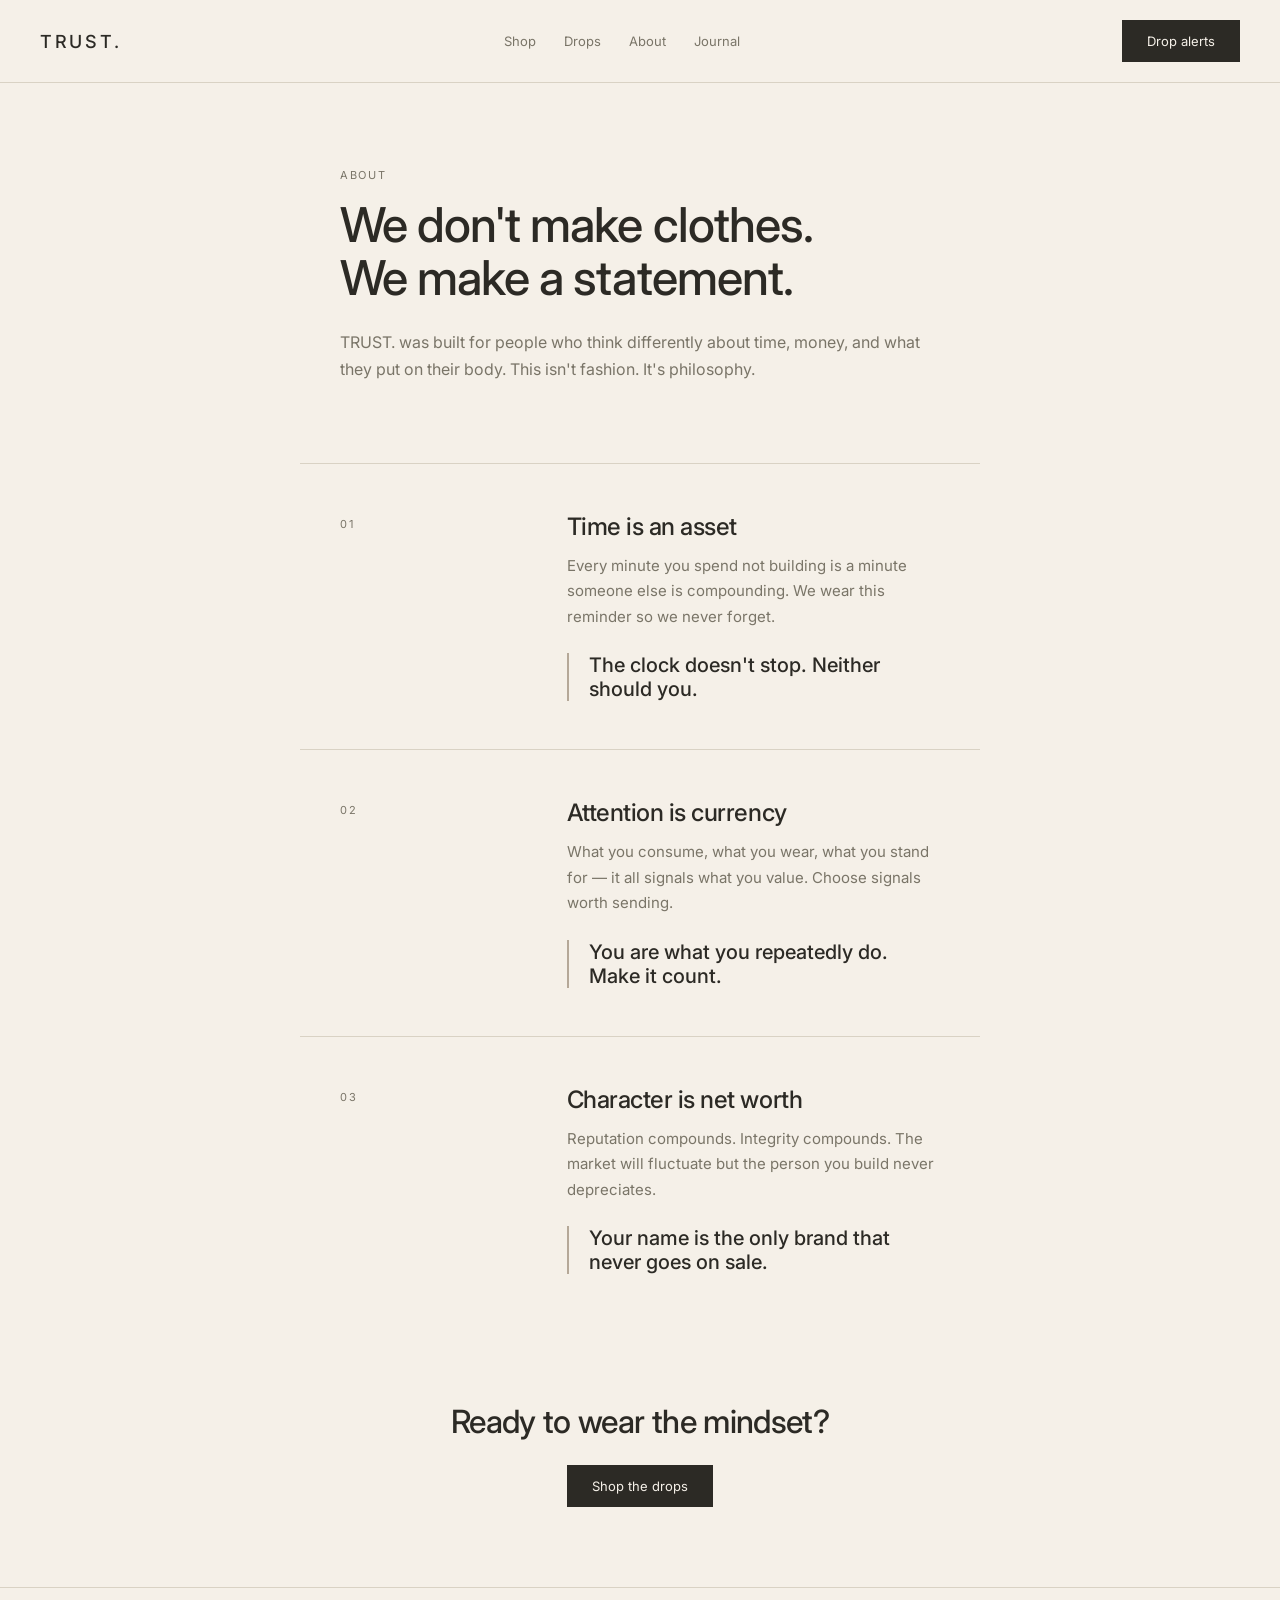
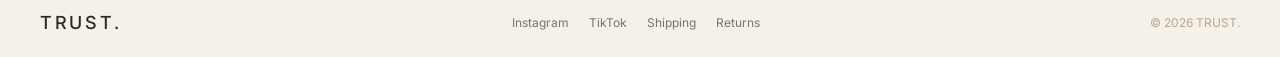
<file: about.html>
<!DOCTYPE html>
<html lang="en">
<head>
  <meta charset="UTF-8">
  <meta name="viewport" content="width=device-width, initial-scale=1.0">
  <title>TRUST. — About</title>
  <link rel="preconnect" href="https://fonts.googleapis.com">
  <link rel="preconnect" href="https://fonts.gstatic.com" crossorigin>
  <link href="https://fonts.googleapis.com/css2?family=Inter:wght@400;500&display=swap" rel="stylesheet">
  <link rel="stylesheet" href="css/style.css">
</head>
<body>
  <header class="navbar">
    <div class="nav-logo">TRUST.</div>
    <button class="nav-hamburger" aria-label="Open navigation">☰</button>
    <div class="nav-links">
      <a href="shop.html">Shop</a>
      <a href="drops.html">Drops</a>
      <a href="about.html">About</a>
      <a href="#">Journal</a>
    </div>
    <a class="nav-cta btn-primary" href="drops.html">Drop alerts</a>
  </header>

  <main>
    <section class="about-hero">
      <span class="page-label">ABOUT</span>
      <h1>We don't make clothes.<br>We make a statement.</h1>
      <p>TRUST. was built for people who think differently about time, money, and what they put on their body. This isn't fashion. It's philosophy.</p>
    </section>

    <section class="value-section">
      <div><span class="value-num">01</span></div>
      <div class="value-content">
        <h2>Time is an asset</h2>
        <p>Every minute you spend not building is a minute someone else is compounding. We wear this reminder so we never forget.</p>
        <blockquote>The clock doesn't stop. Neither should you.</blockquote>
      </div>
    </section>

    <section class="value-section">
      <div><span class="value-num">02</span></div>
      <div class="value-content">
        <h2>Attention is currency</h2>
        <p>What you consume, what you wear, what you stand for — it all signals what you value. Choose signals worth sending.</p>
        <blockquote>You are what you repeatedly do. Make it count.</blockquote>
      </div>
    </section>

    <section class="value-section">
      <div><span class="value-num">03</span></div>
      <div class="value-content">
        <h2>Character is net worth</h2>
        <p>Reputation compounds. Integrity compounds. The market will fluctuate but the person you build never depreciates.</p>
        <blockquote>Your name is the only brand that never goes on sale.</blockquote>
      </div>
    </section>

    <section class="about-closing">
      <h2>Ready to wear the mindset?</h2>
      <a href="shop.html" class="btn-primary">Shop the drops</a>
    </section>
  </main>

  <footer class="footer">
    <div class="nav-logo">TRUST.</div>
    <div class="footer-links">
      <a href="#">Instagram</a>
      <a href="#">TikTok</a>
      <a href="#">Shipping</a>
      <a href="#">Returns</a>
    </div>
    <div class="footer-copy">© 2026 TRUST.</div>
  </footer>

  <script src="js/main.js"></script>
</body>
</html>
</file>
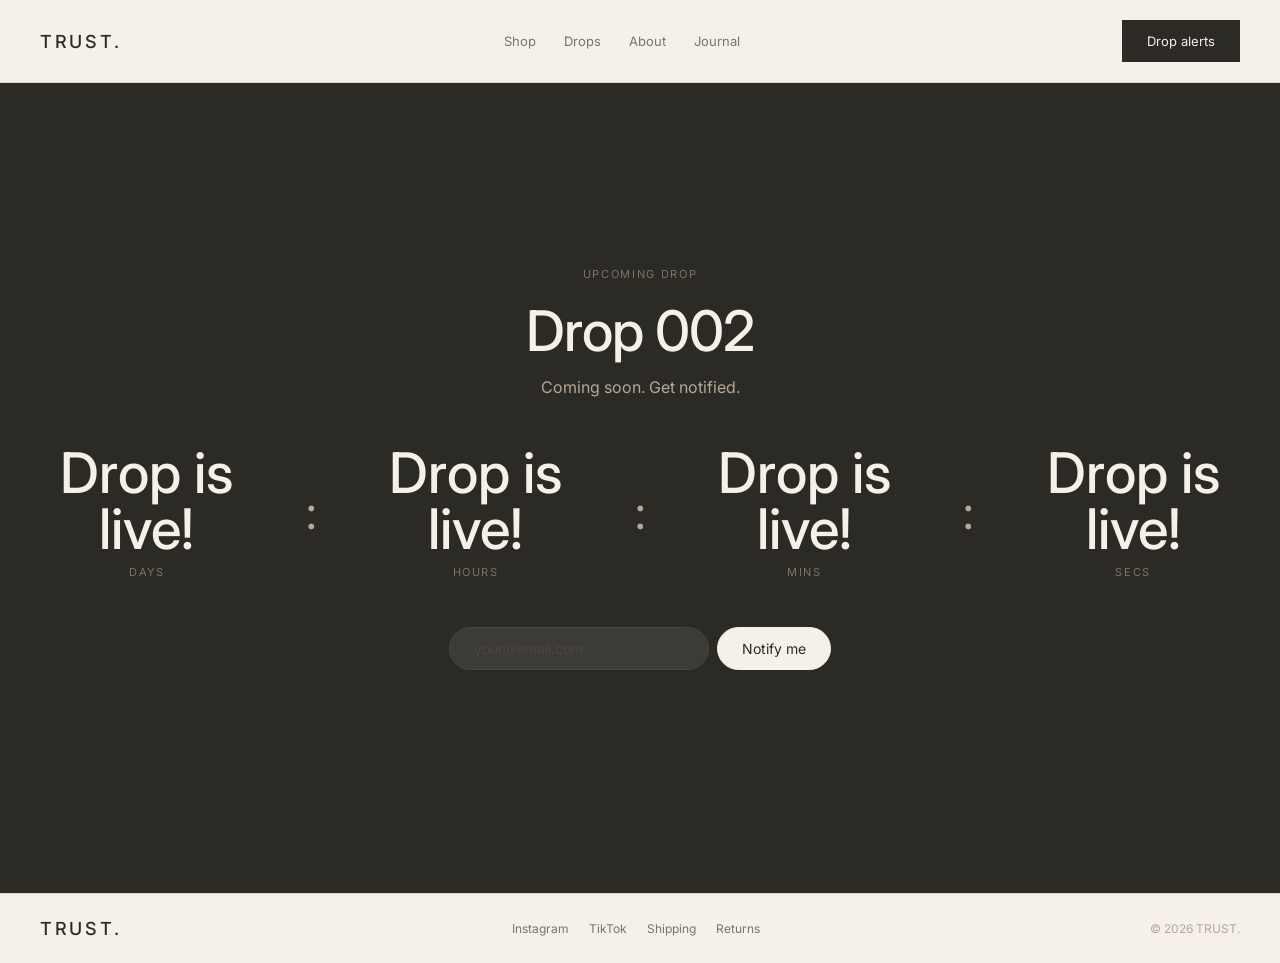
<file: drops.html>
<!DOCTYPE html>
<html lang="en">
<head>
  <meta charset="UTF-8">
  <meta name="viewport" content="width=device-width, initial-scale=1.0">
  <title>TRUST. — Drops</title>
  <link rel="preconnect" href="https://fonts.googleapis.com">
  <link rel="preconnect" href="https://fonts.gstatic.com" crossorigin>
  <link href="https://fonts.googleapis.com/css2?family=Inter:wght@400;500&display=swap" rel="stylesheet">
  <link rel="stylesheet" href="css/style.css">
</head>
<body>
  <header class="navbar">
    <div class="nav-logo">TRUST.</div>
    <button class="nav-hamburger" aria-label="Open navigation">☰</button>
    <div class="nav-links">
      <a href="shop.html">Shop</a>
      <a href="drops.html">Drops</a>
      <a href="about.html">About</a>
      <a href="#">Journal</a>
    </div>
    <a class="nav-cta btn-primary" href="drops.html">Drop alerts</a>
  </header>

  <main>
    <section class="drops-section">
      <span class="page-label">UPCOMING DROP</span>
      <h1>Drop 002</h1>
      <p>Coming soon. Get notified.</p>

      <div class="countdown">
        <div class="count-col">
          <span class="count-num" id="days">00</span>
          <span class="count-label">DAYS</span>
        </div>
        <span class="count-sep">:</span>
        <div class="count-col">
          <span class="count-num" id="hours">00</span>
          <span class="count-label">HOURS</span>
        </div>
        <span class="count-sep">:</span>
        <div class="count-col">
          <span class="count-num" id="mins">00</span>
          <span class="count-label">MINS</span>
        </div>
        <span class="count-sep">:</span>
        <div class="count-col">
          <span class="count-num" id="secs">00</span>
          <span class="count-label">SECS</span>
        </div>
      </div>

      <div class="drops-email-form">
        <input id="drops-email-input" type="email" placeholder="your@email.com">
        <button id="drops-submit" type="button">Notify me</button>
      </div>

      <p id="drops-confirm"></p>
    </section>
  </main>

  <footer class="footer">
    <div class="nav-logo">TRUST.</div>
    <div class="footer-links">
      <a href="#">Instagram</a>
      <a href="#">TikTok</a>
      <a href="#">Shipping</a>
      <a href="#">Returns</a>
    </div>
    <div class="footer-copy">© 2026 TRUST.</div>
  </footer>

  <script src="js/main.js"></script>
</body>
</html>
</file>
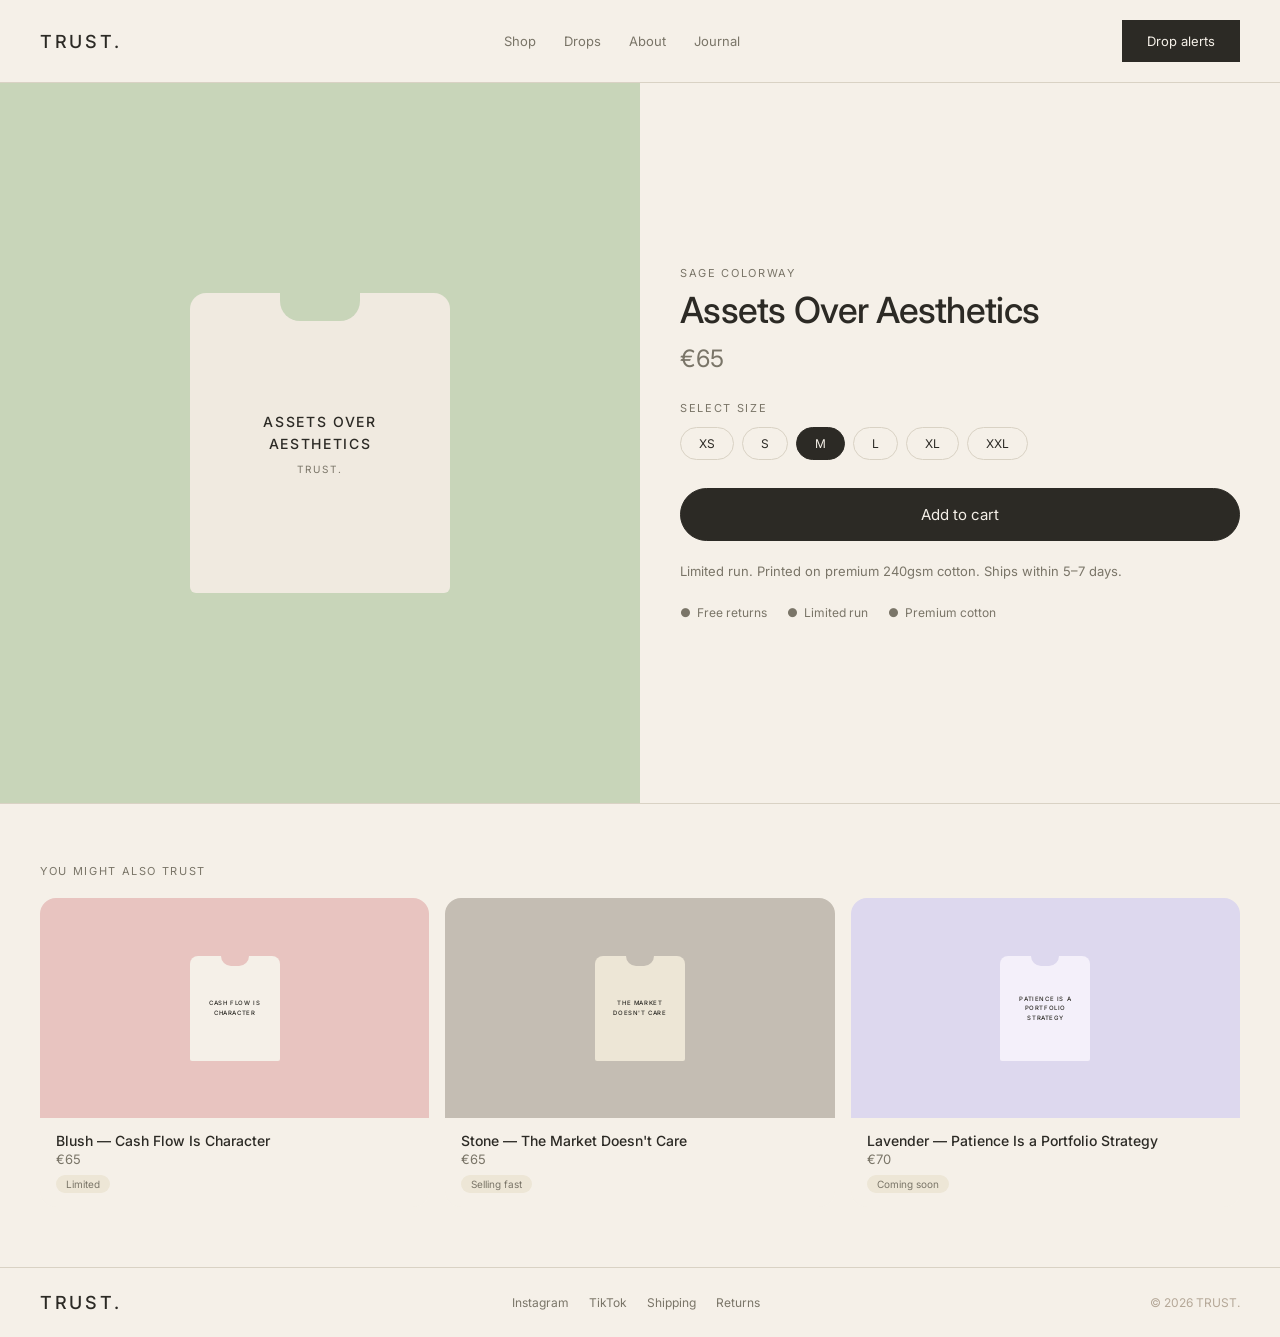
<file: product.html>
<!DOCTYPE html>
<html lang="en">
<head>
  <meta charset="UTF-8">
  <meta name="viewport" content="width=device-width, initial-scale=1.0">
  <title>TRUST. — Product</title>
  <link rel="preconnect" href="https://fonts.googleapis.com">
  <link rel="preconnect" href="https://fonts.gstatic.com" crossorigin>
  <link href="https://fonts.googleapis.com/css2?family=Inter:wght@400;500&display=swap" rel="stylesheet">
  <link rel="stylesheet" href="css/style.css">
</head>
<body>
  <header class="navbar">
    <div class="nav-logo">TRUST.</div>
    <button class="nav-hamburger" aria-label="Open navigation">☰</button>
    <div class="nav-links">
      <a href="shop.html">Shop</a>
      <a href="drops.html">Drops</a>
      <a href="about.html">About</a>
      <a href="#">Journal</a>
    </div>
    <a class="nav-cta btn-primary" href="drops.html">Drop alerts</a>
  </header>

  <main>
    <div class="product-layout">
      <div class="product-image">
        <div class="tee-mockup-lg">
          <p class="tee-slogan-lg">ASSETS OVER AESTHETICS</p>
          <p class="tee-brand-lg">TRUST.</p>
        </div>
      </div>

      <div class="product-details">
        <span class="product-colorway">Sage colorway</span>
        <h1 class="product-title">Assets Over Aesthetics</h1>
        <p class="product-price">€65</p>

        <div class="size-wrap">
          <div class="size-label">Select size</div>
          <div class="size-grid">
            <button class="size-btn" type="button">XS</button>
            <button class="size-btn" type="button">S</button>
            <button class="size-btn active" type="button">M</button>
            <button class="size-btn" type="button">L</button>
            <button class="size-btn" type="button">XL</button>
            <button class="size-btn" type="button">XXL</button>
          </div>
        </div>

        <button class="add-to-cart btn-primary" type="button">Add to cart</button>

        <p class="product-note">Limited run. Printed on premium 240gsm cotton. Ships within 5–7 days.</p>

        <div class="trust-badges">
          <div class="trust-badge"><span>●</span><span>Free returns</span></div>
          <div class="trust-badge"><span>●</span><span>Limited run</span></div>
          <div class="trust-badge"><span>●</span><span>Premium cotton</span></div>
        </div>
      </div>
    </div>

    <div class="related">
      <div class="section-label">YOU MIGHT ALSO TRUST</div>
      <div class="related-grid">
        <a href="product.html" class="drop-card">
          <div class="drop-img blush">
            <div class="drop-tee tee-base-blush">
              <p>CASH FLOW IS CHARACTER</p>
            </div>
          </div>
          <div class="drop-info">
            <p class="drop-name">Blush — Cash Flow Is Character</p>
            <p class="drop-price">€65</p>
            <span class="drop-tag limited">Limited</span>
          </div>
        </a>

        <a href="product.html" class="drop-card">
          <div class="drop-img stone">
            <div class="drop-tee tee-base-stone">
              <p>THE MARKET DOESN'T CARE</p>
            </div>
          </div>
          <div class="drop-info">
            <p class="drop-name">Stone — The Market Doesn't Care</p>
            <p class="drop-price">€65</p>
            <span class="drop-tag fast">Selling fast</span>
          </div>
        </a>

        <a href="product.html" class="drop-card">
          <div class="drop-img lavender">
            <div class="drop-tee tee-base-lavender">
              <p>PATIENCE IS A PORTFOLIO STRATEGY</p>
            </div>
          </div>
          <div class="drop-info">
            <p class="drop-name">Lavender — Patience Is a Portfolio Strategy</p>
            <p class="drop-price">€70</p>
            <span class="drop-tag coming">Coming soon</span>
          </div>
        </a>
      </div>
    </div>
  </main>

  <footer class="footer">
    <div class="nav-logo">TRUST.</div>
    <div class="footer-links">
      <a href="#">Instagram</a>
      <a href="#">TikTok</a>
      <a href="#">Shipping</a>
      <a href="#">Returns</a>
    </div>
    <div class="footer-copy">© 2026 TRUST.</div>
  </footer>

  <script src="js/main.js"></script>
</body>
</html>
</file>
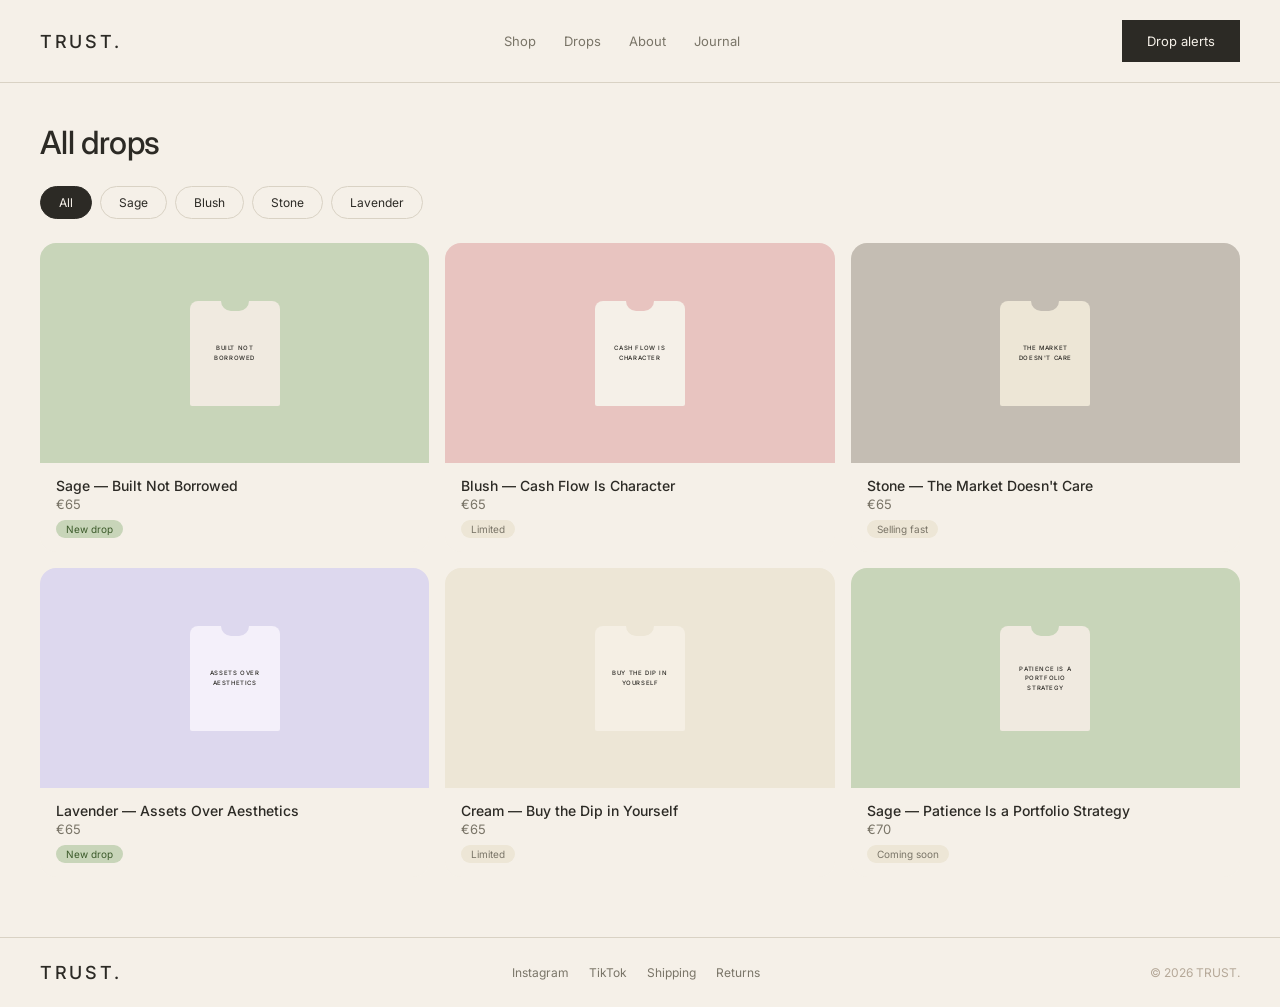
<file: shop.html>
<!DOCTYPE html>
<html lang="en">
<head>
  <meta charset="UTF-8">
  <meta name="viewport" content="width=device-width, initial-scale=1.0">
  <title>TRUST. — Shop</title>
  <link rel="preconnect" href="https://fonts.googleapis.com">
  <link rel="preconnect" href="https://fonts.gstatic.com" crossorigin>
  <link href="https://fonts.googleapis.com/css2?family=Inter:wght@400;500&display=swap" rel="stylesheet">
  <link rel="stylesheet" href="css/style.css">
</head>
<body>
  <header class="navbar">
    <div class="nav-logo">TRUST.</div>
    <button class="nav-hamburger" aria-label="Open navigation">☰</button>
    <div class="nav-links">
      <a href="shop.html">Shop</a>
      <a href="drops.html">Drops</a>
      <a href="about.html">About</a>
      <a href="#">Journal</a>
    </div>
    <a class="nav-cta btn-primary" href="drops.html">Drop alerts</a>
  </header>

  <main>
    <div class="page-header">
      <h1>All drops</h1>
    </div>

    <div class="filters">
      <button class="filter-pill active" data-filter="all" type="button">All</button>
      <button class="filter-pill" data-filter="sage" type="button">Sage</button>
      <button class="filter-pill" data-filter="blush" type="button">Blush</button>
      <button class="filter-pill" data-filter="stone" type="button">Stone</button>
      <button class="filter-pill" data-filter="lavender" type="button">Lavender</button>
    </div>

    <div class="shop-grid">
      <a href="product.html" class="drop-card" data-color="sage">
        <div class="drop-img sage">
          <div class="drop-tee tee-base-sage">
            <p>BUILT NOT BORROWED</p>
          </div>
        </div>
        <div class="drop-info">
          <p class="drop-name">Sage — Built Not Borrowed</p>
          <p class="drop-price">€65</p>
          <span class="drop-tag new">New drop</span>
        </div>
      </a>

      <a href="product.html" class="drop-card" data-color="blush">
        <div class="drop-img blush">
          <div class="drop-tee tee-base-blush">
            <p>CASH FLOW IS CHARACTER</p>
          </div>
        </div>
        <div class="drop-info">
          <p class="drop-name">Blush — Cash Flow Is Character</p>
          <p class="drop-price">€65</p>
          <span class="drop-tag limited">Limited</span>
        </div>
      </a>

      <a href="product.html" class="drop-card" data-color="stone">
        <div class="drop-img stone">
          <div class="drop-tee tee-base-stone">
            <p>THE MARKET DOESN'T CARE</p>
          </div>
        </div>
        <div class="drop-info">
          <p class="drop-name">Stone — The Market Doesn't Care</p>
          <p class="drop-price">€65</p>
          <span class="drop-tag fast">Selling fast</span>
        </div>
      </a>

      <a href="product.html" class="drop-card" data-color="lavender">
        <div class="drop-img lavender">
          <div class="drop-tee tee-base-lavender">
            <p>ASSETS OVER AESTHETICS</p>
          </div>
        </div>
        <div class="drop-info">
          <p class="drop-name">Lavender — Assets Over Aesthetics</p>
          <p class="drop-price">€65</p>
          <span class="drop-tag new">New drop</span>
        </div>
      </a>

      <a href="product.html" class="drop-card" data-color="cream">
        <div class="drop-img cream">
          <div class="drop-tee tee-base-cream">
            <p>BUY THE DIP IN YOURSELF</p>
          </div>
        </div>
        <div class="drop-info">
          <p class="drop-name">Cream — Buy the Dip in Yourself</p>
          <p class="drop-price">€65</p>
          <span class="drop-tag limited">Limited</span>
        </div>
      </a>

      <a href="product.html" class="drop-card" data-color="sage">
        <div class="drop-img sage">
          <div class="drop-tee tee-base-sage">
            <p>PATIENCE IS A PORTFOLIO STRATEGY</p>
          </div>
        </div>
        <div class="drop-info">
          <p class="drop-name">Sage — Patience Is a Portfolio Strategy</p>
          <p class="drop-price">€70</p>
          <span class="drop-tag coming">Coming soon</span>
        </div>
      </a>
    </div>
  </main>

  <footer class="footer">
    <div class="nav-logo">TRUST.</div>
    <div class="footer-links">
      <a href="#">Instagram</a>
      <a href="#">TikTok</a>
      <a href="#">Shipping</a>
      <a href="#">Returns</a>
    </div>
    <div class="footer-copy">© 2026 TRUST.</div>
  </footer>

  <script src="js/main.js"></script>
</body>
</html>
</file>
<file: css/style.css>
:root {
  --beige: #F5F0E8;
  --cream: #EDE6D6;
  --charcoal: #2C2A25;
  --muted: #7A7568;
  --gold: #B5A898;
  --border: #D9D2C4;
  --sage: #C8D5B9;
  --sage-dark: #3B5A2A;
  --blush: #E8C4C0;
  --blush-dark: #7A3530;
  --stone: #C4BDB3;
  --lavender: #DDD8EE;
  --lavender-dark: #4A3F7A;
}

* {
  margin: 0;
  padding: 0;
  box-sizing: border-box;
}

body {
  font-family: 'Inter', sans-serif;
  background: var(--beige);
  color: var(--charcoal);
}

a {
  color: inherit;
  text-decoration: none;
}

h1,
h2,
h3,
h4,
h5,
h6 {
  font-weight: 500;
  letter-spacing: -0.02em;
}

button,
input,
a,
.filter-pill,
.size-btn,
.slogan-pill,
.drop-card .drop-img,
.nav-hamburger {
  transition: 0.2s ease;
  font-family: 'Inter', sans-serif;
}

button,
.btn {
  border-radius: 100px;
  cursor: pointer;
}

section {
  padding: 60px 40px;
}

.section-label,
.hero-tag,
.page-label,
.product-colorway,
.size-label {
  font-size: 11px;
  letter-spacing: 0.15em;
  text-transform: uppercase;
  color: var(--muted);
}

.btn-primary {
  background: var(--charcoal);
  color: var(--beige);
  padding: 12px 24px;
  border: 0.5px solid var(--charcoal);
  font-size: 13px;
  display: inline-flex;
  align-items: center;
  justify-content: center;
}

.btn-primary:hover {
  opacity: 0.9;
}

.btn-secondary {
  background: transparent;
  border: 0.5px solid var(--border);
  color: var(--charcoal);
  padding: 12px 24px;
  font-size: 13px;
  display: inline-flex;
  align-items: center;
  justify-content: center;
}

.btn-secondary:hover {
  background: var(--cream);
}

.navbar {
  position: sticky;
  top: 0;
  z-index: 100;
  background: var(--beige);
  border-bottom: 0.5px solid var(--border);
  padding: 20px 40px;
  display: flex;
  align-items: center;
  justify-content: space-between;
}

.nav-logo {
  font-size: 18px;
  font-weight: 500;
  letter-spacing: 0.15em;
  color: var(--charcoal);
}

.nav-links {
  display: flex;
  align-items: center;
  gap: 28px;
  font-size: 13px;
  color: var(--muted);
}

.nav-links a:hover {
  color: var(--charcoal);
}

.nav-hamburger {
  display: none;
  background: transparent;
  border: 0;
  font-size: 22px;
  color: var(--charcoal);
  line-height: 1;
}

.footer {
  border-top: 0.5px solid var(--border);
  padding: 24px 40px;
  display: flex;
  justify-content: space-between;
  align-items: center;
  gap: 24px;
}

.footer-links {
  display: flex;
  gap: 20px;
  font-size: 12px;
  color: var(--muted);
}

.footer-copy {
  font-size: 12px;
  color: var(--gold);
}

.hero {
  display: grid;
  grid-template-columns: 1fr 1fr;
  min-height: 460px;
}

.hero-left {
  background: var(--cream);
  padding: 60px 40px;
  display: flex;
  flex-direction: column;
  justify-content: space-between;
}

.hero-title {
  font-size: 52px;
  line-height: 1.05;
}

.hero-title .gold-line {
  color: var(--gold);
}

.hero-subtext {
  font-size: 14px;
  color: var(--muted);
  margin-top: 20px;
  max-width: 300px;
}

.hero-btns {
  margin-top: 32px;
  display: flex;
  gap: 12px;
  flex-wrap: wrap;
}

.hero-right {
  background: var(--stone);
  display: flex;
  align-items: center;
  justify-content: center;
  position: relative;
}

.tee-mockup {
  width: 180px;
  height: 210px;
  background: #F0EAE0;
  border-radius: 12px 12px 4px 4px;
  display: flex;
  flex-direction: column;
  align-items: center;
  justify-content: center;
  gap: 8px;
  position: relative;
}

.tee-mockup::before {
  content: '';
  width: 60px;
  height: 20px;
  background: var(--stone);
  border-radius: 0 0 20px 20px;
  position: absolute;
  top: 0;
  left: 50%;
  transform: translateX(-50%);
}

.tee-slogan {
  font-size: 10px;
  font-weight: 500;
  letter-spacing: 0.12em;
  text-align: center;
  padding: 0 20px;
  line-height: 1.5;
}

.tee-brand {
  font-size: 8px;
  letter-spacing: 0.2em;
  color: var(--muted);
  margin-top: 4px;
}

.hero-badge {
  position: absolute;
  bottom: 20px;
  right: 20px;
  background: var(--beige);
  border-radius: 100px;
  padding: 8px 14px;
  font-size: 11px;
  color: var(--muted);
  letter-spacing: 0.05em;
}

.ticker {
  background: var(--charcoal);
  padding: 11px 0;
  overflow: hidden;
}

.ticker-track {
  display: flex;
  width: max-content;
  animation: ticker-scroll 30s linear infinite;
}

.ticker-item {
  font-size: 11px;
  color: var(--gold);
  letter-spacing: 0.12em;
  margin-right: 40px;
  white-space: nowrap;
  text-transform: uppercase;
}

@keyframes ticker-scroll {
  from {
    transform: translateX(0);
  }
  to {
    transform: translateX(-50%);
  }
}

.drops-grid,
.shop-grid,
.related-grid {
  display: grid;
  grid-template-columns: repeat(3, 1fr);
  gap: 16px;
  margin-top: 20px;
}

.drop-card {
  border-radius: 16px;
  overflow: hidden;
}

.drop-img {
  height: 220px;
  display: flex;
  align-items: center;
  justify-content: center;
}

.drop-img.sage {
  background: var(--sage);
}

.drop-img.blush {
  background: var(--blush);
}

.drop-img.stone {
  background: var(--stone);
}

.drop-img.lavender {
  background: var(--lavender);
}

.drop-img.cream {
  background: var(--cream);
}

.drop-tee {
  width: 90px;
  height: 105px;
  border-radius: 8px 8px 2px 2px;
  display: flex;
  align-items: center;
  justify-content: center;
  position: relative;
}

.drop-tee.tee-base-sage {
  background: #F0EAE0;
}

.drop-tee.tee-base-blush {
  background: #F5F0E8;
}

.drop-tee.tee-base-stone {
  background: #EDE6D6;
}

.drop-tee.tee-base-lavender {
  background: #F4F0FA;
}

.drop-tee.tee-base-cream {
  background: #F5EFE4;
}

.drop-tee::before {
  content: '';
  width: 28px;
  height: 10px;
  border-radius: 0 0 10px 10px;
  position: absolute;
  top: 0;
  left: 50%;
  transform: translateX(-50%);
}

.drop-img.sage .drop-tee::before {
  background: var(--sage);
}

.drop-img.blush .drop-tee::before {
  background: var(--blush);
}

.drop-img.stone .drop-tee::before {
  background: var(--stone);
}

.drop-img.lavender .drop-tee::before {
  background: var(--lavender);
}

.drop-img.cream .drop-tee::before {
  background: var(--cream);
}

.drop-tee p {
  font-size: 6px;
  font-weight: 500;
  letter-spacing: 0.1em;
  text-align: center;
  padding: 0 8px;
  line-height: 1.6;
  text-transform: uppercase;
}

.drop-info {
  background: var(--beige);
  padding: 14px 16px;
}

.drop-name {
  font-size: 14px;
  font-weight: 500;
}

.drop-price {
  font-size: 13px;
  color: var(--muted);
  margin-top: 2px;
}

.drop-tag {
  font-size: 10px;
  padding: 3px 10px;
  border-radius: 100px;
  margin-top: 8px;
  display: inline-block;
}

.drop-tag.new {
  background: var(--sage);
  color: var(--sage-dark);
}

.drop-tag.limited,
.drop-tag.fast,
.drop-tag.coming {
  background: #EDE6D6;
  color: var(--muted);
}

.shop-grid .drop-card:hover .drop-img,
.related-grid .drop-card:hover .drop-img,
.drops-grid .drop-card:hover .drop-img {
  transform: scale(1.02);
}

.manifesto {
  background: var(--charcoal);
  padding: 60px 40px;
}

.manifesto .section-label {
  color: var(--muted);
}

.manifesto-text {
  font-size: 28px;
  font-weight: 500;
  color: #EDE6D6;
  line-height: 1.4;
  letter-spacing: -0.01em;
  max-width: 520px;
  margin-top: 24px;
}

.manifesto-text em {
  color: var(--gold);
  font-style: normal;
}

.manifesto-cta {
  border: 0.5px solid #4A4740;
  color: var(--muted);
  padding: 10px 22px;
  border-radius: 100px;
  font-size: 12px;
  letter-spacing: 0.05em;
  display: inline-block;
  margin-top: 32px;
}

.manifesto-cta:hover {
  color: var(--beige);
}

.slogans-grid {
  display: grid;
  grid-template-columns: 1fr 1fr;
  gap: 12px;
  margin-top: 20px;
}

.slogan-pill {
  border-radius: 100px;
  padding: 14px 24px;
  font-size: 13px;
  font-weight: 500;
  color: var(--charcoal);
  display: flex;
  align-items: center;
  justify-content: space-between;
  cursor: pointer;
}

.slogan-pill:hover {
  filter: brightness(0.96);
}

.slogan-cream {
  background: var(--cream);
}

.slogan-blush {
  background: var(--blush);
}

.slogan-sage {
  background: var(--sage);
}

.slogan-lavender {
  background: var(--lavender);
}

.email-bar {
  background: var(--cream);
  border-radius: 20px;
  margin: 0 40px 60px;
  padding: 40px;
  display: flex;
  align-items: center;
  justify-content: space-between;
  gap: 20px;
}

.email-left h3 {
  font-size: 18px;
  font-weight: 500;
}

.email-left p {
  font-size: 13px;
  color: var(--muted);
  margin-top: 4px;
}

.email-form,
.drops-email-form {
  display: flex;
  gap: 8px;
}

.email-form input {
  background: var(--beige);
  border: 0.5px solid var(--border);
  border-radius: 100px;
  padding: 10px 20px;
  font-size: 13px;
  width: 220px;
  outline: none;
  font-family: 'Inter', sans-serif;
  color: var(--charcoal);
}

.page-header {
  padding: 40px 40px 0;
}

.page-header h1 {
  font-size: 32px;
}

.filters {
  display: flex;
  gap: 8px;
  padding: 24px 40px 0;
  flex-wrap: wrap;
}

.filter-pill,
.size-btn {
  border: 0.5px solid var(--border);
  border-radius: 100px;
  padding: 8px 18px;
  font-size: 12px;
  cursor: pointer;
  background: transparent;
  color: var(--charcoal);
}

.filter-pill.active,
.size-btn.active {
  background: var(--charcoal);
  color: var(--beige);
  border-color: var(--charcoal);
}

.shop-grid {
  padding: 24px 40px 60px;
  margin-top: 0;
}

.product-layout {
  display: grid;
  grid-template-columns: 1fr 1fr;
  gap: 0;
  min-height: 80vh;
}

.product-image {
  background: var(--sage);
  display: flex;
  align-items: center;
  justify-content: center;
  min-height: 500px;
}

.tee-mockup-lg {
  width: 260px;
  height: 300px;
  background: #F0EAE0;
  border-radius: 16px 16px 6px 6px;
  display: flex;
  flex-direction: column;
  align-items: center;
  justify-content: center;
  position: relative;
}

.tee-mockup-lg::before {
  content: '';
  width: 80px;
  height: 28px;
  background: var(--sage);
  border-radius: 0 0 20px 20px;
  position: absolute;
  top: 0;
  left: 50%;
  transform: translateX(-50%);
}

.tee-slogan-lg {
  font-size: 14px;
  font-weight: 500;
  letter-spacing: 0.12em;
  text-align: center;
  padding: 0 28px;
  line-height: 1.6;
}

.tee-brand-lg {
  font-size: 10px;
  letter-spacing: 0.2em;
  color: var(--muted);
  margin-top: 8px;
}

.product-details {
  padding: 60px 40px;
  display: flex;
  flex-direction: column;
  justify-content: center;
}

.product-title {
  font-size: 36px;
  margin-top: 8px;
}

.product-price {
  font-size: 24px;
  color: var(--muted);
  margin-top: 12px;
}

.size-wrap {
  margin-top: 28px;
}

.size-grid {
  display: flex;
  gap: 8px;
  flex-wrap: wrap;
  margin-top: 12px;
}

.add-to-cart {
  width: 100%;
  padding: 16px 24px;
  font-size: 15px;
  margin-top: 28px;
  border: 0.5px solid var(--charcoal);
}

.product-note {
  margin-top: 20px;
  font-size: 13px;
  color: var(--muted);
  line-height: 1.6;
}

.trust-badges {
  margin-top: 24px;
  display: flex;
  gap: 20px;
  flex-wrap: wrap;
}

.trust-badge {
  font-size: 12px;
  color: var(--muted);
  display: flex;
  align-items: center;
  gap: 6px;
}

.related {
  padding: 60px 40px;
  border-top: 0.5px solid var(--border);
}

.about-hero {
  padding: 80px 40px;
  max-width: 680px;
  margin: 0 auto;
}

.about-hero h1 {
  font-size: 48px;
  line-height: 1.1;
  margin-top: 16px;
}

.about-hero p {
  font-size: 16px;
  color: var(--muted);
  margin-top: 24px;
  line-height: 1.7;
}

.value-section {
  border-top: 0.5px solid var(--border);
  padding: 48px 40px;
  max-width: 680px;
  margin: 0 auto;
  display: grid;
  grid-template-columns: 1fr 2fr;
  gap: 40px;
  align-items: start;
}

.value-num {
  font-size: 11px;
  letter-spacing: 0.15em;
  color: var(--muted);
}

.value-content h2 {
  font-size: 24px;
}

.value-content p {
  font-size: 15px;
  color: var(--muted);
  margin-top: 12px;
  line-height: 1.7;
}

.value-content blockquote {
  font-size: 20px;
  font-weight: 500;
  color: var(--charcoal);
  margin-top: 24px;
  padding-left: 20px;
  border-left: 2px solid var(--gold);
}

.about-closing {
  padding: 80px 40px;
  max-width: 680px;
  margin: 0 auto;
  text-align: center;
}

.about-closing h2 {
  font-size: 32px;
}

.about-closing .btn-primary {
  margin-top: 24px;
}

.drops-section {
  background: var(--charcoal);
  min-height: 90vh;
  display: flex;
  flex-direction: column;
  align-items: center;
  justify-content: center;
  text-align: center;
  padding: 60px 20px;
}

.drops-section .page-label {
  color: var(--muted);
}

.drops-section h1 {
  font-size: 56px;
  color: var(--beige);
  letter-spacing: -0.02em;
  margin-top: 16px;
}

.drops-section > p {
  font-size: 16px;
  color: var(--gold);
  margin-top: 12px;
}

.countdown {
  display: flex;
  gap: 32px;
  margin-top: 48px;
  align-items: center;
}

.count-col {
  display: flex;
  flex-direction: column;
  align-items: center;
}

.count-num {
  font-size: 56px;
  font-weight: 500;
  color: var(--beige);
  line-height: 1;
}

.count-label {
  font-size: 11px;
  letter-spacing: 0.15em;
  color: var(--muted);
  margin-top: 8px;
}

.count-sep {
  font-size: 48px;
  color: var(--gold);
  align-self: center;
}

.drops-email-form {
  margin-top: 48px;
}

.drops-email-form input {
  background: rgba(255, 255, 255, 0.08);
  border: 0.5px solid #4A4740;
  border-radius: 100px;
  padding: 12px 24px;
  font-size: 14px;
  color: var(--beige);
  outline: none;
  width: 260px;
  font-family: 'Inter', sans-serif;
}

.drops-email-form input::placeholder {
  color: #4A4740;
}

.drops-email-form button {
  background: var(--beige);
  color: var(--charcoal);
  border-radius: 100px;
  padding: 12px 24px;
  font-size: 14px;
  border: 0.5px solid var(--beige);
  cursor: pointer;
  font-family: 'Inter', sans-serif;
}

.drops-email-form button:hover {
  background: var(--cream);
}

#drops-confirm {
  font-size: 14px;
  color: var(--gold);
  margin-top: 16px;
  min-height: 24px;
}

.shake {
  animation: shake 0.1s linear 3;
}

@keyframes shake {
  0% {
    transform: translateX(-5px);
  }
  50% {
    transform: translateX(5px);
  }
  100% {
    transform: translateX(-5px);
  }
}

@media (max-width: 768px) {
  section,
  .manifesto,
  .page-header,
  .filters,
  .shop-grid,
  .related,
  .product-details,
  .about-hero,
  .value-section,
  .about-closing {
    padding-left: 20px;
    padding-right: 20px;
  }

  section,
  .manifesto,
  .related,
  .about-hero,
  .about-closing {
    padding-top: 32px;
    padding-bottom: 32px;
  }

  .navbar {
    padding: 20px;
    position: sticky;
    overflow: visible;
  }

  .nav-links {
    display: none;
  }

  .nav-links.nav-open {
    display: flex;
    flex-direction: column;
    position: absolute;
    top: 100%;
    left: 0;
    right: 0;
    background: var(--beige);
    padding: 20px;
    border-bottom: 0.5px solid var(--border);
    gap: 16px;
  }

  .nav-hamburger {
    display: inline-block;
  }

  .nav-cta {
    display: none;
  }

  .hero,
  .drops-grid,
  .slogans-grid,
  .product-layout,
  .related-grid,
  .value-section {
    grid-template-columns: 1fr;
  }

  .hero-right {
    height: 280px;
  }

  .hero-title {
    font-size: 42px;
  }

  .email-bar {
    margin: 0 20px 32px;
    padding: 24px 20px;
    flex-direction: column;
    align-items: flex-start;
  }

  .email-form {
    width: 100%;
    flex-direction: column;
  }

  .email-form input,
  .email-form button,
  .drops-email-form input,
  .drops-email-form button {
    width: 100%;
  }

  .footer {
    flex-direction: column;
    align-items: center;
    text-align: center;
    gap: 16px;
    padding: 24px 20px;
  }

  .trust-badges {
    gap: 12px;
  }

  .about-hero h1,
  .drops-section h1 {
    font-size: 40px;
  }

  .countdown {
    gap: 14px;
    flex-wrap: wrap;
    justify-content: center;
  }

  .count-num {
    font-size: 42px;
  }

  .count-sep {
    font-size: 34px;
  }
}

@media (max-width: 480px) {
  .shop-grid {
    grid-template-columns: repeat(2, 1fr);
  }
}

@media (max-width: 360px) {
  .shop-grid {
    grid-template-columns: 1fr;
  }
}
</file>
